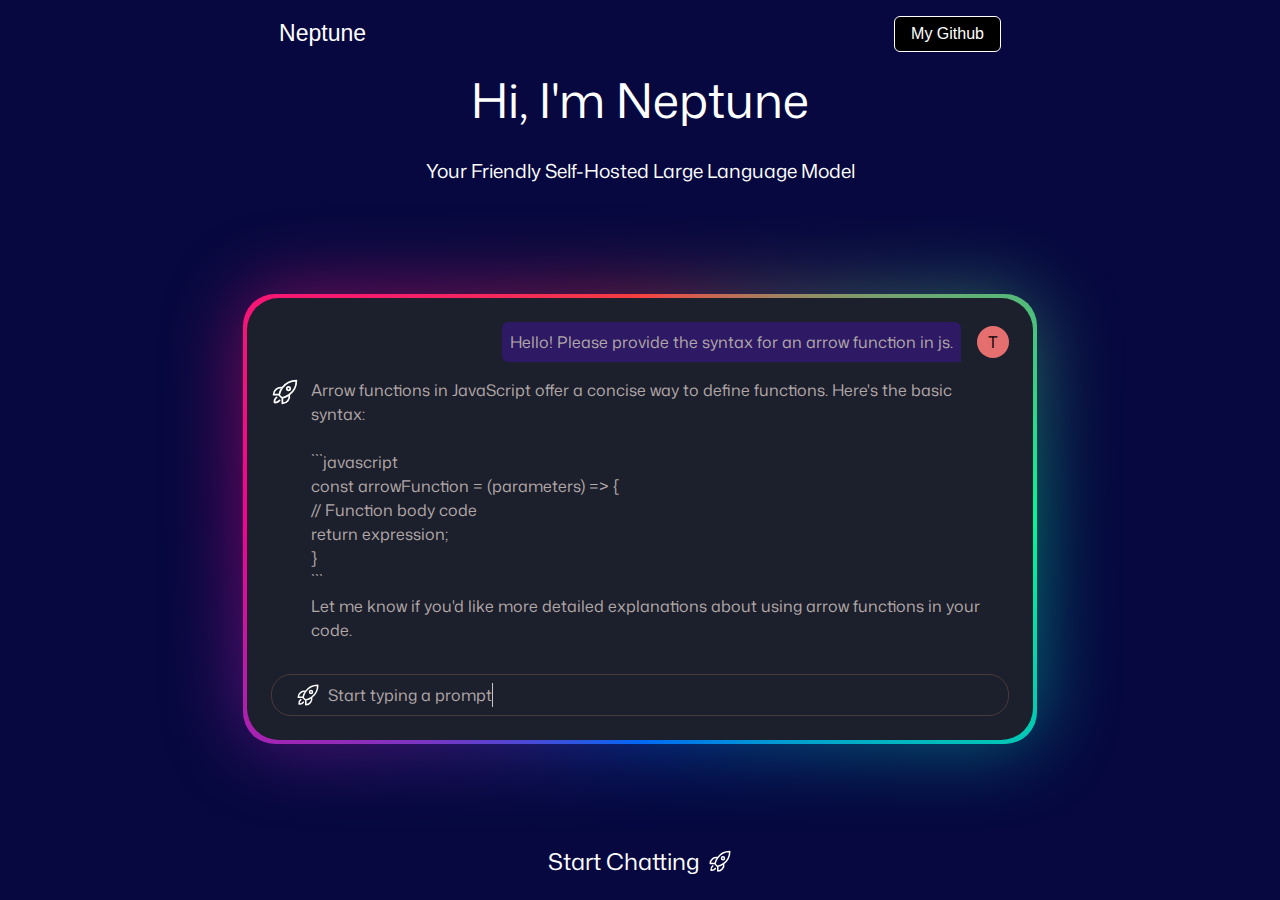
<file: index.html>
<!DOCTYPE html>
<html lang="en">

<head>
    <meta charset="UTF-8" />
    <meta name="viewport" content="width=device-width, initial-scale=1.0" />
    <title>Neptune | Your Friendly AI Chat Assistant</title>
    <link rel="preconnect" href="https://fonts.googleapis.com" />
    <link rel="preconnect" href="https://fonts.gstatic.com" crossorigin />
    <link
        href="https://fonts.googleapis.com/css2?family=Inter:ital,opsz,wght@0,14..32,100..900;1,14..32,100..900&display=swap"
        rel="stylesheet" />
    <link rel="preconnect" href="https://fonts.googleapis.com" />
    <link rel="preconnect" href="https://fonts.gstatic.com" crossorigin />
    <link href="https://fonts.googleapis.com/css2?family=Mona+Sans:ital,wght@0,200..900;1,200..900&display=swap"
        rel="stylesheet" />
    <script src="js/main.js" defer></script>
    <link href="css/the-new-css-reset-1.11.3.css" rel="stylesheet" />
    <link href="css/main.css" rel="stylesheet" />
    <link href="css/utilities.css" rel="stylesheet" />
    
</head>

<body class="index">
    <div class="background-graphic"></div>
    

    <!--Header--> 
    <header>
        <div class="inner-container">
            <!--desktop nav menu-->
            <nav class="desktop-nav">
                <div class="flex-container justify-between inner-container">
                    <!-- <a href="#">
                        <div class="flex-container">
                            <img src="img/svg/logo.svg" alt="ChatFlow Logo">
                            ByteBloom
                        </div>
                    </a> -->
                    <a class="btn white" href="webApp.html" style="font-size: 1.44rem;">Neptune</a>
                    <a class="github-btn btn" href="https://github.com/Tsohnle95?tab=repositories">My Github</a>
                </div>
            </nav>
            <!--end of desktop nav menu-->

            <div class="flex-container flex-wrap align-center header">
                <!-- <img src="img/svg/logo.svg" alt="ChatFlow Logo" /> -->
                <h1 class="landing-h1 animation white">Hi, I'm Neptune</h1>
                <!--Onyx, Neptune, Aura, Cortexa, Neuron-->
                <!-- Dropdown navigation menu -->
                <nav class="mobile">
                    <a href="#">
                        <svg xmlns="http://www.w3.org/2000/svg" fill="none" viewBox="0 0 24 24" stroke-width="1.5"
                            stroke="currentColor" class="prefix__size-6">
                            <title>Click to expand menu</title>
                            <path stroke-linecap="round" stroke-linejoin="round"
                                d="M3.75 6.75h16.5M3.75 12h16.5m-16.5 5.25h16.5" />
                        </svg>
                    </a>
                </nav>
            </div>
            <div class="text-center flex-container align-center">
                <p class="white fs-sm locally-hosted">
                    Your Friendly Self-Hosted Large Language Model
                    <!-- <span class="white fw-bold">chat big.</span> -->
                </p>
                <!-- <div class="button-container flex-container">
                    <a class="white btn" href="webApp.html">Start Chatting!</a>
                    <a class="white bg-black btn" href="https://github.com/Tsohnle95?tab=repositories">My Github</a>
                </div> -->
            </div>
        </div>
    </header>

    <main>
        <div class="inner-container">
            <section class="section-one text-body flex-container">
                <div class="mobile-chatbox">
                    <div class="user-message-box flex-container align-center justify-right">
                        <p class="fs-24 ">Explain Math.round();</p>
                        <span class="fs-24">T</span>
                    </div>
                    <div class="flex-container">
                        <div>
                            <img src="img/small-logo.png" alt="ChatFlow Logo" />
                        </div>
                        <p class="fs-24 ">
                            The `Math.round()` function in JavaScript rounds a given number
                            to the nearest whole number. It takes one argument: the number
                            you want to round.
                        </p>
                    </div>
                </div>

                <!--Desktop chatbox-->
                <div class="desktop-chatbox">
                    <div class="user-message-box flex-container align-center justify-right">
                        <p class="fs-24 gray ">
                            Hello! Please provide the syntax for an arrow function in js.
                        </p>
                        <span class="fs-24">T</span>
                    </div>
                    <div class="flex-container">
                        <div>
                            <svg xmlns="http://www.w3.org/2000/svg" fill="none" viewBox="0 0 24 24" stroke-width="1.5"
                    stroke="currentColor" class="rocketship-svg" style="width: 1.75rem; margin: unset;">
                    <title>Click to start chatting!</title>
                    <path stroke-linecap="round" stroke-linejoin="round"
                        d="M15.59 14.37a6 6 0 0 1-5.84 7.38v-4.8m5.84-2.58a14.98 14.98 0 0 0 6.16-12.12A14.98 14.98 0 0 0 9.631 8.41m5.96 5.96a14.926 14.926 0 0 1-5.841 2.58m-.119-8.54a6 6 0 0 0-7.381 5.84h4.8m2.581-5.84a14.927 14.927 0 0 0-2.58 5.84m2.699 2.7c-.103.021-.207.041-.311.06a15.09 15.09 0 0 1-2.448-2.448 14.9 14.9 0 0 1 .06-.312m-2.24 2.39a4.493 4.493 0 0 0-1.757 4.306 4.493 4.493 0 0 0 4.306-1.758M16.5 9a1.5 1.5 0 1 1-3 0 1.5 1.5 0 0 1 3 0Z" />
                </svg>
                        </div>
                        <p class="fs-24 gray">
                            Arrow functions in JavaScript offer a concise way to define
                            functions. Here's the basic syntax:<br />
                            <br />```javascript<br />const arrowFunction = (parameters) =>
                            {<br />
                            // Function body code<br />
                            return expression;<br />
                            }<br />```<br />Let me know if you'd like more detailed
                            explanations about using arrow functions in your code.
                        </p>
                    </div>
                </div>

                <!--Input box for desktop-->
                <section class="desktop-input desktop-form">
                    <div class="formblock1 align-center flex-container light-black">
                         <svg xmlns="http://www.w3.org/2000/svg" fill="none" viewBox="0 0 24 24" stroke-width="1.5"
                    stroke="currentColor" class="rocketship-svg">
                    <title>Click to start chatting!</title>
                    <path stroke-linecap="round" stroke-linejoin="round"
                        d="M15.59 14.37a6 6 0 0 1-5.84 7.38v-4.8m5.84-2.58a14.98 14.98 0 0 0 6.16-12.12A14.98 14.98 0 0 0 9.631 8.41m5.96 5.96a14.926 14.926 0 0 1-5.841 2.58m-.119-8.54a6 6 0 0 0-7.381 5.84h4.8m2.581-5.84a14.927 14.927 0 0 0-2.58 5.84m2.699 2.7c-.103.021-.207.041-.311.06a15.09 15.09 0 0 1-2.448-2.448 14.9 14.9 0 0 1 .06-.312m-2.24 2.39a4.493 4.493 0 0 0-1.757 4.306 4.493 4.493 0 0 0 4.306-1.758M16.5 9a1.5 1.5 0 1 1-3 0 1.5 1.5 0 0 1 3 0Z" />
                </svg>
                        <a href="webApp.html" style="display: flex; align-items: center;">
                            <p class="gray type-a-prompt">Start typing a prompt</p>
                        </a>
                    </div>
                </section>
            </section>
        </div>
    </main>

    <footer>
        <div class="inner-container">
            <section class="text-form mobile-form">
                <div class="formblock1 align-center flex-container light-black">
                    <img src="img/small-logo.png" alt="ChatFlow Logo" />
                    <a href="webApp.html">
                        <p class="fs-sm white">Give it a try!</p>
                    </a>
                </div>
            </section>
            <!--desktop footer-->
        </div>
        <a class="desktop-footer white" href="webApp.html">
            <div class="flex-container justify-center start-chatting">
                Start Chatting
                <svg xmlns="http://www.w3.org/2000/svg" fill="none" viewBox="0 0 24 24" stroke-width="1.5"
                    stroke="currentColor" class="size-6">
                    <title>Click to start chatting!</title>
                    <path stroke-linecap="round" stroke-linejoin="round"
                        d="M15.59 14.37a6 6 0 0 1-5.84 7.38v-4.8m5.84-2.58a14.98 14.98 0 0 0 6.16-12.12A14.98 14.98 0 0 0 9.631 8.41m5.96 5.96a14.926 14.926 0 0 1-5.841 2.58m-.119-8.54a6 6 0 0 0-7.381 5.84h4.8m2.581-5.84a14.927 14.927 0 0 0-2.58 5.84m2.699 2.7c-.103.021-.207.041-.311.06a15.09 15.09 0 0 1-2.448-2.448 14.9 14.9 0 0 1 .06-.312m-2.24 2.39a4.493 4.493 0 0 0-1.757 4.306 4.493 4.493 0 0 0 4.306-1.758M16.5 9a1.5 1.5 0 1 1-3 0 1.5 1.5 0 0 1 3 0Z" />
                </svg>
            </div>
        </a>
    </footer>
<script data-who="💎 Made with naker.io 💎" src="https://d23jutsnau9x47.cloudfront.net/back/v1.0.9/viewer.js" data-option="{|environment|:{|gradient|:|radial|,|sensitivity|:0.13,|colorStart|:[50,22,103,1],|colorEnd|:[20,86,205,1]},|particle|:{|life|:5,|power|:0.003,|texture|:|https://res.cloudinary.com/naker-io/image/upload/v1566560053/flare_01.png|,|number|:449,|colorStart|:[116,129,92,0.13],|colorEnd|:[198,188,107,0.52],|sizeStart|:0.56,|sizeEnd|:1.12,|direction1|:{|x|:0,|y|:100,|z|:0},|direction2|:{|x|:0,|y|:0,|z|:0}},|waterMark|:false}" ></script>
</body>

</html>
</file>
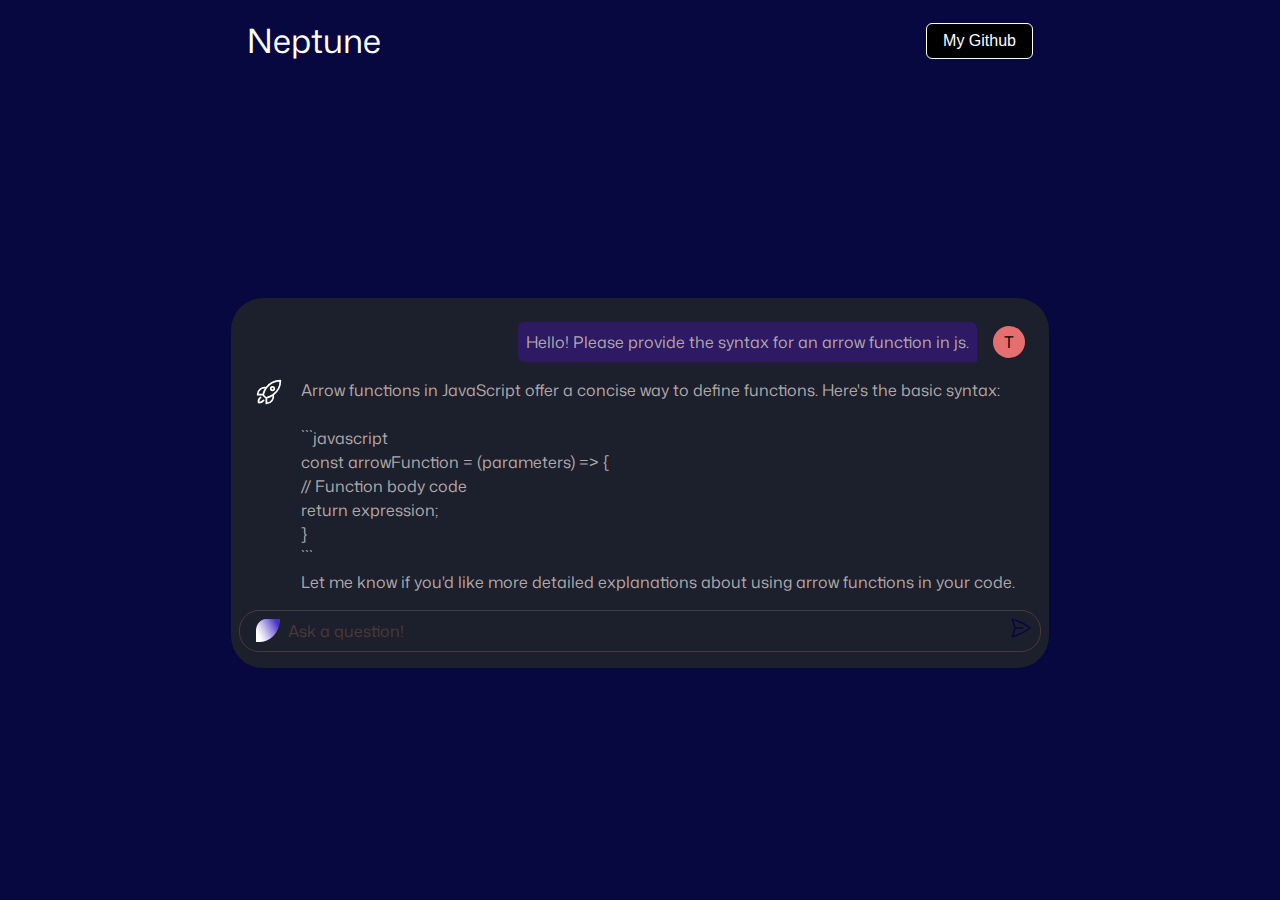
<file: webApp.html>
<!DOCTYPE html>
<html lang="en">

<head>
    <meta charset="UTF-8" />
    <meta name="viewport" content="width=device-width, initial-scale=1.0" />
    <meta name="description"
        content="ChatFlow is a powerful, light-weight and intuitive AI chat application that proves even little models can chat big. Start chatting and get answers in seconds.">
    <title>Neptune | Your Friendly AI Chat Assistant</title>
    <link rel="preconnect" href="https://fonts.googleapis.com" />
    <link rel="preconnect" href="https://fonts.gstatic.com" crossorigin />
    <link
        href="https://fonts.googleapis.com/css2?family=Inter:ital,opsz,wght@0,14..32,100..900;1,14..32,100..900&display=swap"
        rel="stylesheet" />
    <link rel="preconnect" href="https://fonts.googleapis.com" />
    <link rel="preconnect" href="https://fonts.gstatic.com" crossorigin />
    <link href="https://fonts.googleapis.com/css2?family=Mona+Sans:ital,wght@0,200..900;1,200..900&display=swap"
        rel="stylesheet" />
    <script src="js/main.js" defer></script>
    <link href="css/the-new-css-reset-1.11.3.css" rel="stylesheet" />
    <link href="css/main.css" rel="stylesheet" />
    <link href="css/utilities.css" rel="stylesheet" />
</head>

<body class="app">
    <!--Header-->
    <header>
        <div class="test inner-container">
            <div class="flex-container flex-wrap align-center justify-between">
                <div class="flex-container">
                    <!-- <img src="img/svg/logo.svg" alt="ChatFlow Logo" /> -->
                   <a href="index.html">
                    <h1 class="app-h1 white">Neptune</h1>
                    </a>
                </div>
                <a class="github-btn btn" href="https://github.com/Tsohnle95">My Github</a>
            </div>
        </div>
    </header>

    <main>
        <div class="inner-container">
            <section class="app-chatbox text-body flex-container align-center">
                <div class="mobile-chatbox">
                    <div class="chat-container">
                        <div class="initial-chat-examples">
                            <div class="user-message-box flex-container align-center justify-right">
                                <p class="mobile-text fs-24 gray">
                                    Explain Math.round();
                                </p>
                                <p class="desktop-text fs-24 gray">
                                    Hello! Please provide the syntax for an arrow function in
                                    js.
                                </p>
                                <span class="fs-24">T</span>
                            </div>

                            <div class="flex-container">
                                <div class="ai-message-box flow-icon">
                                    <svg xmlns="http://www.w3.org/2000/svg" fill="none" viewBox="0 0 24 24" stroke-width="1.5"
                    stroke="currentColor" class="rocketship-svg" style="width: 1.75rem; margin: unset;">
                    <title>Click to start chatting!</title>
                    <path stroke-linecap="round" stroke-linejoin="round"
                        d="M15.59 14.37a6 6 0 0 1-5.84 7.38v-4.8m5.84-2.58a14.98 14.98 0 0 0 6.16-12.12A14.98 14.98 0 0 0 9.631 8.41m5.96 5.96a14.926 14.926 0 0 1-5.841 2.58m-.119-8.54a6 6 0 0 0-7.381 5.84h4.8m2.581-5.84a14.927 14.927 0 0 0-2.58 5.84m2.699 2.7c-.103.021-.207.041-.311.06a15.09 15.09 0 0 1-2.448-2.448 14.9 14.9 0 0 1 .06-.312m-2.24 2.39a4.493 4.493 0 0 0-1.757 4.306 4.493 4.493 0 0 0 4.306-1.758M16.5 9a1.5 1.5 0 1 1-3 0 1.5 1.5 0 0 1 3 0Z" />
                </svg>
                                </div>
                                <p class="mobile-text fs-24 gray">
                                    The `Math.round()` function in JavaScript rounds a given
                                    number to the nearest whole number. It takes one argument:
                                    the number you want to round.
                                </p>
                                <p class="desktop-text fs-24 gray">
                                    Arrow functions in JavaScript offer a concise way to define
                                    functions. Here's the basic syntax:<br />
                                    <br />```javascript<br />const arrowFunction = (parameters)
                                    => {<br />
                                    // Function body code<br />
                                    return expression;<br />
                                    }<br />```<br />Let me know if you'd like more detailed
                                    explanations about using arrow functions in your code.
                                </p>
                            </div>
                        </div>
                    </div>
                    <div class="input-wrapper">
                        <input type="text" id="promptInput" name="promptInput" placeholder="Ask a question!"
                            class="form-input desktop-input desktop-form light-black" />
                        <button type="submit" class="submit-btn">
                            <svg xmlns="http://www.w3.org/2000/svg" fill="none" viewBox="0 0 24 24" stroke-width="1.5"
                                stroke="currentColor" class="size-6">
                                <title>Submit</title>
                                <path stroke-linecap="round" stroke-linejoin="round"
                                    d="M6 12 3.269 3.125A59.769 59.769 0 0 1 21.485 12 59.768 59.768 0 0 1 3.27 20.875L5.999 12Zm0 0h7.5" />
                            </svg>
                        </button>
                    </div>
                </div>
            </section>
        </div>
    </main>

    <footer>
        <div class="inner-container">
            <div class="input-wrapper">
                <input type="text" id="promptInputMobile" name="promptInput" placeholder="Ask a question!"
                    class="form-input mobile-input white fs-sm" />
                <button type="submit" class="submit-btn">
                    <svg xmlns="http://www.w3.org/2000/svg" fill="none" viewBox="0 0 24 24" stroke-width="1.5"
                        stroke="currentColor" class="size-6">
                        <title>Click to submit</title>
                        <path stroke-linecap="round" stroke-linejoin="round"
                            d="M6 12 3.269 3.125A59.769 59.769 0 0 1 21.485 12 59.768 59.768 0 0 1 3.27 20.875L5.999 12Zm0 0h7.5" />
                    </svg>
                </button>
            </div>
        </div>
    </footer>
      <!-- <script data-who="💎 Made with naker.io 💎" src="https://d23jutsnau9x47.cloudfront.net/back/v1.0.9/viewer.js" data-option="{|environment|:{|gradient|:|radial|,|sensitivity|:0.35,|colorStart|:[50,22,103,1],|colorEnd|:[20,86,205,1]},|particle|:{|life|:5,|power|:0.002,|texture|:|https://res.cloudinary.com/naker-io/image/upload/v1566560053/circle_05.png|,|number|:250,|colorStart|:[116,129,92,0.13],|colorEnd|:[198,188,107,0.52],|sizeStart|:0.31,|sizeEnd|:0.62,|direction1|:{|x|:0,|y|:0,|z|:0},|direction2|:{|x|:0,|y|:0,|z|:0}},|waterMark|:false}" ></script> -->
<script data-who="💎 Made with naker.io 💎" src="https://d23jutsnau9x47.cloudfront.net/back/v1.0.9/viewer.js" data-option="{|environment|:{|gradient|:|radial|,|sensitivity|:0.13,|colorStart|:[50,22,103,1],|colorEnd|:[20,86,205,1]},|particle|:{|life|:5,|power|:0.003,|texture|:|https://res.cloudinary.com/naker-io/image/upload/v1566560053/flare_01.png|,|number|:449,|colorStart|:[116,129,92,0.13],|colorEnd|:[198,188,107,0.52],|sizeStart|:0.56,|sizeEnd|:1.12,|direction1|:{|x|:0,|y|:100,|z|:0},|direction2|:{|x|:0,|y|:0,|z|:0}},|waterMark|:false}" ></script>
</body>

</html>
</file>
<file: css/main.css>
/*********** PAGE ONE/LANDING PAGE ***********/
.rocketship-svg {
    width: 1.5rem;
    color: white; margin-right: .5rem;
}

.formblock1 {

}
/* header */
header {
    padding-top: 1rem;
}

header svg {
    width: 2rem;
    border-radius: .375rem;
    color: white;
    margin-left: .75rem;
}

.index .header {
    justify-content: space-between;
}

header img {
    width: 1.75rem;
}

.landing-h1 {
    font-size: 1.728rem;
}

.text-center {
    flex-direction: column;
}

.button-container {
    margin-top: 1rem;
}

.button-container a:nth-of-type(1) {
    background-color: #9889E0;
    padding: .3rem 2rem;
    border-radius: .75rem 0 0 .75rem;
}

.button-container a:nth-of-type(2) {
    padding: .3rem 1rem;
    border-radius: 0 .75rem .75rem 0;
}

/* desktop nav menu */
.desktop-nav {
    display: none;
}

.desktop-nav>div>a>div>img {
    width: 1.25rem;
}

.btn {
    font-family: var(--font-sans-serif);
}

/* first section */
.section-one {
    background-color: #ffffff;
    background-color: #eee6e6;
    background-color: rgb(28, 31, 44);
    border-radius: 2rem;
    padding: 1.5rem;
    line-height: 1.5;
    flex-direction: column;
    gap: 1rem;
}


.landing-h1 {
    position: relative;
    width: 24em;
    margin: 0 auto;
    font-size: 30px;
    text-align: center;
    white-space: nowrap;
    overflow: hidden;
    transform: translateY(-50%);
}

.section-one>div:nth-of-type(1) {
    margin-bottom: 1rem;
}

.section-one span,
.app main div section div span {
    background-color: #E56F6F;
    text-align: center;
    width: 2rem;
    height: 2rem;
    border-radius: 100%;
    line-height: 2rem;
    margin-left: 1rem;
    flex-shrink: 0;
}

.section-one .flex-container:nth-of-type(2)>div {
    margin-right: .75rem;
    flex-shrink: 0;
}

.section-one .flex-container:nth-of-type(2)>div>img {
    width: 1.875rem;
}

.user-message-box p {
    background-color: #452ab0;
    background-color: rgb(45, 25, 100);
    /* user message bubble */
    padding: .5rem;
    border-radius: .375rem .375rem 0 .375rem;
}

.user-message-box {
    margin-bottom: 1rem
}

.mobile-chatbox .chat-container .ai-message-row {
    padding-right: 2rem;
}

.index .desktop-text {
    margin-right: 1rem;
}

.section-one div:nth-child(2) p {
    border-radius: 0 .375rem .375rem .375rem;
}

.desktop-input {
    border: 1px solid #4C3939;
    border-radius: 1.25rem;
    padding: .5rem 1.5rem;
    width: 100%;
}

.desktop-input>div>img {
    width: 1.75rem;
}

.mobile-chatbox>div {
    margin-bottom: 1rem;
}

.desktop-chatbox {
    display: none;
}

.desktop-chatbox>div {
    margin-bottom: 1rem;
}

.text-form>div,
.mobile-input {
    border: 1px solid #ffffff;
    border-radius: 1.5rem;
    padding: 1rem 1.5rem;
    gap: 1rem;
    width: 100%
}

.text-form>div>img {
    width: 1.5rem;
}

/*Desktop form input */
.desktop-form {
    display: none;
}

/* Footer */

footer {
    padding-bottom: 1rem;
}

.desktop-footer {
    display: none;
    width: 35%;
    margin: 0 auto;
    text-align: center;
    border-radius: .375rem;
    padding: .35rem 0;
    color: white;
    font-size: 1.44rem;
}

/***************** APP PAGE /*****************/

/* header */
.app-chatbox {
    background-color: rgb(28, 31, 44);
    
    border-radius: 2rem;
    padding: 1.5rem .5rem 0 .5rem;
    line-height: 1.5;
    flex-direction: column;
    gap: 1rem;
    flex-grow: 1;
    box-sizing: border-box;
}

.app header img {
    width: 1.75rem;
}

/* main */
.app main>.inner-container {
    padding: 0 1rem;
}

.app-h1 {
    font-size: 1.44rem;
}

.chat-text {
    overflow-wrap: break-word;
    word-wrap: break-word;
}

.chat-container {
    display: flex;
    flex-direction: column;
    gap: 1rem;
    flex-grow: 1;
    max-height: 60dvh;
    overflow-y: auto;
    padding: 0 1rem 0 1rem;
}

.app .ai-message-box {
    margin-right: 1rem;
}

.app .flow-icon {
    width: 1.875rem;
    flex-shrink: 0;
    flex-grow: 0;
}

.desktop-text {
    display: none;
}

.input-wrapper {
    position: relative;
    display: flex;
    align-items: center;
    width: 100%;
}

.mobile-chatbox .input-wrapper {
    display: none;
}

.form-input {
    background-image: url(../img/small-logo.png);
    background-repeat: no-repeat;
    background-size: 1.5rem;
    background-position: 1rem center;
    padding-left: 3rem;
    padding-right: 3.5rem;
    width: 100%;
}

.submit-btn {
    position: absolute;
    right: 8px;
    top: 50%;
    transform: translateY(-50%);
    background: transparent;
}

.submit-btn svg {
    width: 1.5rem;
    stroke: rgb(6, 8, 63);
}

/* footer */
.app footer .inner-container {
    padding: 0 1rem;
}

footer .submit-btn svg {
    width: 1.5rem;
    stroke: #ffffff;
}

footer svg {
    width: 1.5rem;
    margin-left: .5rem;
}

/* Media queries - Landing page/App page/Max-view */

/* Landing page media queries */
@media (min-width: 600px) {

    /* reveal components */
    .desktop-form {
        display: block;
    }

    .desktop-form>div>img {
        margin-right: .5rem;
    }

    .mobile-form {
        display: none;
    }

    .desktop-nav {
        display: block;
        padding-bottom: 3rem;
    }

    .landing-h1 {
        font-size: 2.488rem;
    }

    .index .header {
        justify-content: center;
        /* visibility: hidden; */

    }

    .desktop-footer {
        display: block;
        max-width: 22rem;
    }

    header>div>nav>.inner-container {
        max-width: 900px;
    }

    .fs-lg {
        font-size: 2.986rem;
    }

    .fs-sm {
        font-size: 1.44rem;
    }

    /* main */
    .desktop-chatbox {
        display: block;
    }

    .mobile-chatbox {
        display: none;
    }

    .section-one div:nth-child(2) p {
        border-radius: .375rem .375rem 0 .375rem;
    }

    .button-container {
        display: none;
    }

    /* main::before {
        content: '';
        position: absolute;
        top: 50%;
        left: 50%;
        transform: translate(-50%, -50%);
        width: calc(100% - 1rem);
        max-width: 950px;
        height: 480px;
        background-image: url(../img/gradient-bg.png);
        background-position: center;
        background-repeat: no-repeat;
        border-radius: 2rem;
        filter: blur(25px);
        z-index: -1;
    } */

    .section-one {
        /* background-color: #eee6e6; */
        /* padding: 1.5rem; */
        line-height: 1.5;
        flex-direction: column;
        gap: 1rem;
        position: relative;
    }
}

/* App page media queries */
@media (min-width: 600px) {
    header img {
        width: 2.5rem;
    }

    .app-h1 {
        font-size: 2.074rem;
    }

    .github-btn {
        padding: .5rem 1rem;
    }

    .mobile {
        display: none;
    }

    .mobile-text {
        display: none;
    }

    .desktop-text {
        display: block;
    }

    .mobile-input {
        display: none;
    }

    .app .mobile-chatbox {
        display: block;
        width: 100%;
    }

    .mobile-chatbox .input-wrapper {
        display: block;
    }

    .app footer {
        display: none;
    }
}

/* Media queries for the largest views */
@media (min-width: 1000px) {
    .landing-h1 {
        font-size: 2.986rem;
    }

    header img {
        width: 2.75rem;
    }
}
</file>
<file: css/utilities.css>
:root {
    --font-sans-serif: -apple-system, BlinkMacSystemFont, "Segoe UI", "Noto Sans",
        Helvetica, Arial, sans-serif, "Apple Color Emoji",
        "Segoe UI Emoji";
    --color-bg: #0f172a;
    --color-text: #ffffff;
    --color-light: #f9fafb;

    --c1: #6366f1;
    --c2: #8b5cf6;
    --c3: #ec4899;
    --c4: #f59e0b;

    --c1-shadow: #6365f163;
    --c2-shadow: #8a5cf658;
    --c3-shadow: #ec489a57;
    --c4-shadow: #f59f0b56;
}

/************************** CSS ANIMATIONS **************************/
/* animations created 2 css errors, due to validators behing behind new feature releases apparently */
/* github button animations  */
.github-btn {
    background-color: black;
    color: white;
    padding: .3rem 1rem;
    border-radius: .375rem;
    border: 1px solid white;
    position: relative;
    /* background: linear-gradient(135deg,purple, black ); */
    z-index: 1;
    transition: transform 0.3s ease, box-shadow 0.4s ease;
    overflow: hidden;
}

.github-btn::before {
    content: '';
    position: absolute;
    inset: -5px;
    border-radius: .375rem;
    background: conic-gradient(from 0deg,
            var(--c1),
            var(--c2),
            var(--c3),
            var(--c4),
            var(--c1));
    z-index: -1;
    opacity: 0;
    filter: blur(12px);
    transform: rotate(0deg);
    transition: opacity 0.4s ease;
}

.github-btn:hover::before {
    opacity: 1;
    animation: rotate 2s linear infinite;
}

.github-btn:hover {
    transform: translateY(-2px);
    box-shadow:
        -4px -4px 26px var(--c1-shadow),
        4px -4px 26px var(--c2-shadow),
        -4px 4px 26px var(--c3-shadow),
        4px 4px 26px var(--c4-shadow);
}

@keyframes rotate {
    0% {
        transform: rotate(0deg);
    }

    100% {
        transform: rotate(360deg);
    }
}


/* chatbox radiant glow animations */
@property --angle {
    syntax: "<angle>";
    initial-value: 0deg;
    inherits: false;
}

.section-one::after,
.section-one::before {
    content: '';
    position: absolute;
    height: calc(100% + 8px);
    width: calc(100% + 8px);
    background-color: red;
    top: 50%;
    left: 50%;
    translate: -50% -50%;
    z-index: -1;
    border-radius: 2rem;
    background-image: conic-gradient(from var(--angle), #f94242, #03f695, #0268f5, #f60290, #f53f3f);
    animation: 4s spin linear infinite;
}

/* #7e22ce, #be185d, #f5d0fe, #2563eb, #86efac; */

.section-one::before {
    filter: blur(2.5rem);
    opacity: .5;
}

@keyframes spin {
    from {
        --angle: 0deg;
    }

    to {
        --angle: 360deg;
    }
}

/* hi i'm neptune sliding text  */
.animation {
    animation:
        typewriter 4s steps(150) .25s 1 normal both;
}

@keyframes typewriter {
    from {
        width: 0;
    }
    to {
        width: 100%; 
    }
}

/* text sliding animations "your friendly self-hosted llm" */
.locally-hosted {
    position: relative;
    margin: 0 auto;
    font-size: 30px;
    text-align: center;
    white-space: nowrap;
    overflow: hidden;
    transform: translateY(-50%);
}

/* text sliding animations "your friendly self-hosted llm" */
.locally-hosted {
    animation:
        typewriter2 3s steps(150) 2.25s 1 normal both;
}

@keyframes typewriter2 {
    from {
        width: 0;
    }

    to {
        width: 50ch;
    }
}

/* type a prompt blinker  */
.type-a-prompt {
    display: inline-block; 
    white-space: nowrap;
    overflow: hidden;
    /* width: 0; */
    border-right: 1px solid rgba(255, 255, 255, .75); 
    animation: 
        typing-loop 10s steps(40) 6s infinite, 
        blinking-cursor .75s step-end infinite;
}

/* "start typing a prompt" button repeat animation  */
@keyframes typing-loop {
    0% {
        width: 0;
    }
    30% {
        width: 16.5ch; 
    }
    100% {
        width: 16.5ch;
    }
}

/* "start typing a prompt" button blink animation  */
@keyframes blinking-cursor {
    from, to { border-right-color: transparent; }
    50% { border-right-color: rgba(255, 255, 255, .75); }
}

/* start chatting animation */
.start-chatting {
    color: #fff;
    animation: colorful-glow 8s linear infinite;
}

@keyframes colorful-glow {
    0% {
        text-shadow: 0 0 5px rgba(255, 69, 69, 0.6), 
                     0 0 10px rgba(255, 69, 69, 0.6);
    }
    25% {
        text-shadow: 0 0 5px rgba(0, 255, 153, 0.6), 
                     0 0 10px rgba(0, 255, 153, 0.6);
    }
    50% {
        text-shadow: 0 0 5px rgba(0, 106, 255, 0.6), 
                     0 0 10px rgba(0, 106, 255, 0.6);
    }
    75% {
        text-shadow: 0 0 5px rgba(255, 0, 149, 0.6), 
                     0 0 10px rgba(255, 0, 149, 0.6);
    }

    100% {
        text-shadow: 0 0 5px rgba(255, 69, 69, 0.6), 
                     0 0 10px rgba(255, 69, 69, 0.6);
    }
}

/************************** END OF CSS ANIMATIONs **************************/

html {
    font-size: 100%;
    font-family: "Mona Sans", "Inter", sans-serif;
}

/* layout settings */
body {
    line-height: 1.5;
    height: 100dvh;
    display: flex;
    flex-direction: column;
    background-color: rgb(6, 8, 63); /* Fallback color */
}

main {
    flex-grow: 1;
    display: flex;
    align-items: center;
    min-height: 0;
    position: relative;
}

.inner-container {
    width: 100%;
    max-width: 850px;
    margin: 0 auto;
    padding: 0 2rem;
    box-sizing: border-box;
}

.flex-container {
    display: flex;
}

/* Font size utility classes */
.fs-xxl {
    font-size: 4rem;
}

.fs-xl {
    font-size: 2.986rem;
}

.fs-lg {
    font-size: 2.488rem;
}

.fs-medlg {
    font-size: 2.074rem;
}

.fs-med {
    font-size: 1.728rem;
}

.fs-medsm {
    font-size: 1.44rem;
}

.fs-sm {
    font-size: 1.2rem;
}

.fs-xsm {
    font-size: 0.833rem;
}

/********** Font Weight Utility Classes **********/
.fw-bold {
    font-weight: 600;
}

/* Colour utility classes */
.white {
    color: white;
}

.gray {
    color: rgb(211, 201, 201);
    /* color: #808080; */
    color: rgb(178, 168, 168);
}

.purple {
    color: #9889E0;
}

.purple-header {
    color: #735ce3;
}

.bg-black {
    background-color: black;
}

.light-black {
    color: #4C3939;
}

/* alignment utility classes */
.text-center {
    text-align: center;
}

.justify-right {
    justify-content: flex-end;
}

.justify-center {
    justify-content: center;
}

.justify-between {
    justify-content: space-between;
}

.align-center {
    align-items: center;
}

.align-left {
    text-align: left;
}

.align-baseline {
    align-items: baseline;
}

.margin-auto {
    margin: 0 auto;
}

.flex-wrap {
    flex-wrap: wrap;
}
      .wrapper {
        position: absolute;
        top: 0;
        left: 0;
        width: 100%;
        height: 100%;
        overflow: hidden;
        filter: blur(150px);
      }

      .gradient {
        position: absolute;
        border-radius: 100%;
        opacity: 0.6;
        mix-blend-mode: screen;
        animation-iteration-count: infinite;
        animation-timing-function: cubic-bezier(0.1, 0, 0.9, 1);
      }

  /* .gradient-1 {
    background: rgb(255, 0, 0) none repeat scroll 0% 0% / auto padding-box border-box;
    width: 700px;
    height: 700px;
    animation-duration: 11s;
    opacity: 0.6;
    left: 60%;
    top: 40%;
    z-index: -2;
    animation-name: animation-gradient-1;
  }
  .gradient-2 {
    background: rgb(0, 255, 0) none repeat scroll 0% 0% / auto padding-box border-box;
    width: 600px;
    height: 600px;
    animation-duration: 11s;
    opacity: 0.6;
    left: 40%;
    top: 60%;
    z-index: -1;
    animation-name: animation-gradient-2;
  }
  .gradient-3 {
    background: rgb(0, 0, 255) none repeat scroll 0% 0% / auto padding-box border-box;
    width: 500px;
    height: 500px;
    animation-duration: 11s;
    opacity: 0.6;
    left: 50%;
    top: 50%;
    z-index: -3;
    animation-name: animation-gradient-3;
  } */

      /* @keyframes animation-gradient-1 {
        0% {
          transform: translateY(-50%) translateX(-50%) rotate(-20deg) translateX(20%);
        }
        25% {
          transform: translateY(-50%) translateX(-50%) skew(-15deg, -15deg)
            rotate(80deg) translateX(30%);
        }
        50% {
          transform: translateY(-50%) translateX(-50%) rotate(180deg) translateX(25%);
        }
        75% {
          transform: translateY(-50%) translateX(-50%) skew(15deg, 15deg)
            rotate(240deg) translateX(15%);
        }
        100% {
          transform: translateY(-50%) translateX(-50%) rotate(340deg) translateX(20%);
        }
      }
      
      @keyframes animation-gradient-2 {
        0% {
          transform: translateY(-50%) translateX(-50%) rotate(40deg) translateX(-20%);
        }
        25% {
          transform: translateY(-50%) translateX(-50%) skew(15deg, 15deg)
            rotate(110deg) translateX(-5%);
        }
        50% {
          transform: translateY(-50%) translateX(-50%) rotate(210deg) translateX(-35%);
        }
        75% {
          transform: translateY(-50%) translateX(-50%) skew(-15deg, -15deg)
            rotate(300deg) translateX(-10%);
        }
        100% {
          transform: translateY(-50%) translateX(-50%) rotate(400deg) translateX(-20%);
        }
      }
      
      @keyframes animation-gradient-3 {
        0% {
          transform: translateY(-50%) translateX(-50%) translateX(-15%)
            translateY(10%);
        }
        20% {
          transform: translateY(-50%) translateX(-50%) translateX(20%)
            translateY(-30%);
        }
        40% {
          transform: translateY(-50%) translateX(-50%) translateX(-25%)
            translateY(-15%);
        }
        60% {
          transform: translateY(-50%) translateX(-50%) translateX(30%) translateY(20%);
        }
        80% {
          transform: translateY(-50%) translateX(-50%) translateX(5%) translateY(35%);
        }
        100% {
          transform: translateY(-50%) translateX(-50%) translateX(-15%)
            translateY(10%);
        }
      } */
</file>
